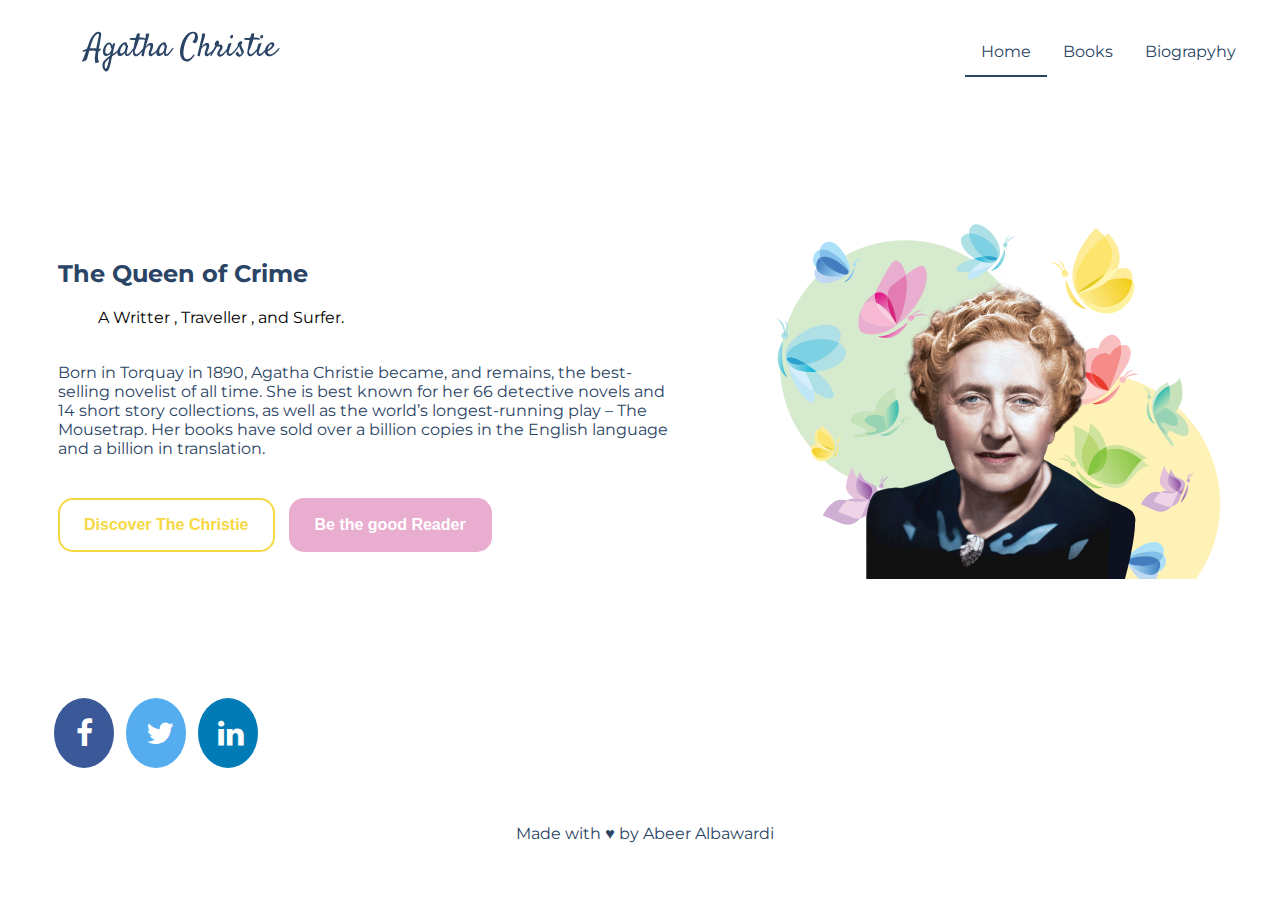
<file: index.html>
<!DOCTYPE html>
<html lang="en">
  <head>
    <meta charset="UTF-8" />
    <meta name="viewport" content="width=device-width, initial-scale=1.0" />
    <title>Personal Blog</title>
    <link
      href="https://fonts.googleapis.com/css2?family=Jost:wght@400;700&display=swap"
      rel="stylesheet"
    />
    <link href="CSS/style.css" rel="stylesheet" />
    <link
      href="https://cdnjs.cloudflare.com/ajax/libs/font-awesome/4.3.0/css/font-awesome.css"
      rel="stylesheet"
      type="text/css"
    />
  </head>
  <body>

    <header class="header">
      <div class="logo">
        <img class="logo-img" src="img/logo.svg" />
      </div>

      <nav class="nav-menu">
        <ul class="nav-menue">
          <li class="active nav-items"><a href="index.html">Home</a></li>
          <li class="nav-items"><a href="pages/books.html">Books</a></li>
          <li class="nav-items">
            <a href="pages/biography.html">Biograpyhy</a>
          </li>
        </ul>
      </nav>
    </header>

    <section class="main-section">
      <div class="main-section-content">
        <div class="main-title" id="main-title">
          <h2 class="title" id="title">The Queen of Crime</h2>
          <blockquote class="semi-title" id="semi-title">
            A Writter , Traveller , and Surfer.
          </blockquote>
        </div>
        <p class="section-content" id="section-content">
          Born in Torquay in 1890, Agatha Christie became, and remains, the
          best-selling novelist of all time. She is best known for her 66
          detective novels and 14 short story collections, as well as the
          world’s longest-running play – The Mousetrap. Her books have sold over
          a billion copies in the English language and a billion in translation.
        </p>
        <div class="main-section-btn" id="main-section-btn">
          <button class="button">Discover The Christie</button>
          <button class="button button-2">Be the good Reader</button>
        </div>
      </div>
      <div class="header-img">
        <img src="img/agatha.svg" />
      </div>
    </section>

    <section class="social-links">
      <a href="https://github.com/AbeerSulaiman/Agatha-Christie-Blog" class="fa fa-facebook"></a>
      <a href="https://github.com/AbeerSulaiman/Agatha-Christie-Blog" class="fa fa-twitter"></a>
      <a href="https://github.com/AbeerSulaiman/Agatha-Christie-Blog" class="fa fa-linkedin"></a>
    </section>

    <footer class="footer">
      <p>Made with <span class="heart">♥</span> by Abeer Albawardi</p>
    </footer>

  </body>
</html>
</file>
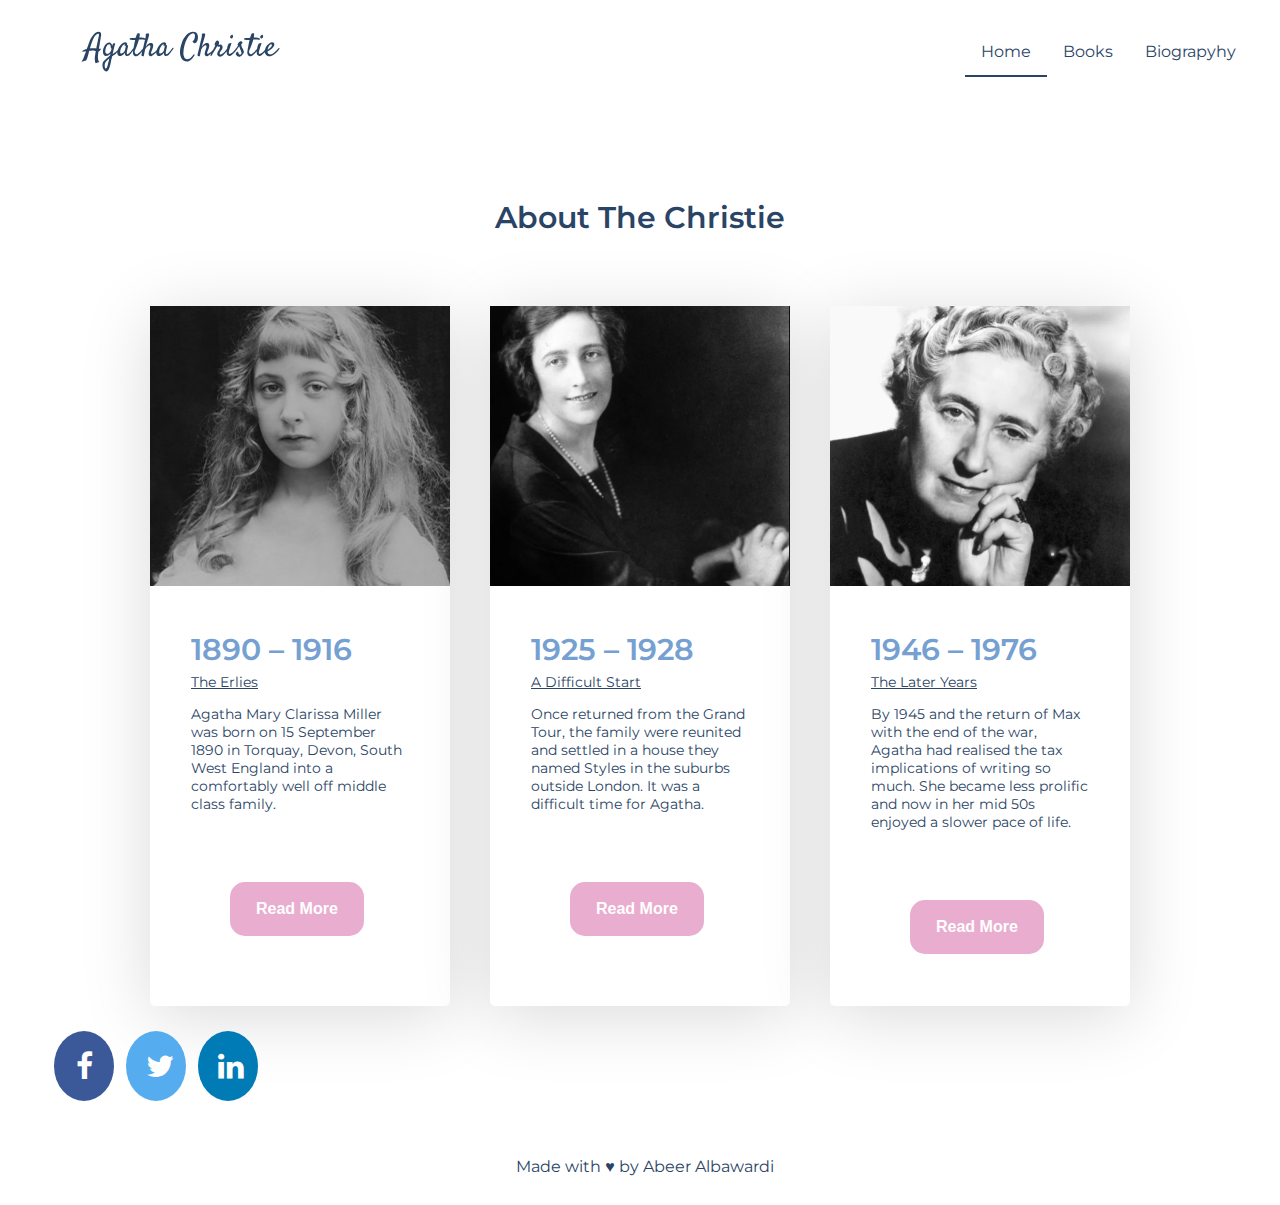
<file: pages/biography.html>
<!DOCTYPE html>
<html lang="en">
  <head>
    <meta charset="UTF-8" />
    <meta name="viewport" content="width=device-width, initial-scale=1.0" />
    <title>Personal Blog</title>
    <link
      href="https://fonts.googleapis.com/css2?family=Jost:wght@400;700&display=swap"
      rel="stylesheet"
    />
    <link href="../CSS/style.css" rel="stylesheet" />
    <link
      href="https://cdnjs.cloudflare.com/ajax/libs/font-awesome/4.3.0/css/font-awesome.css"
      rel="stylesheet"
      type="text/css"
    />
  </head>
  <body>
    <header class="header">
      <div class="logo">
        <img class="logo-img" src="../img/logo.svg" />
      </div>
      <nav class="nav-menu">
        <ul class="nav-menue">
          <li class="active nav-items"><a href="../index.html">Home</a></li>
          <li class="nav-items"><a href="../pages/books.html">Books</a></li>
          <li class="nav-items">
            <a href="../pages/biography.html">Biograpyhy</a>
          </li>
        </ul>
      </nav>
    </header>

    <section class="container">
      <h2 class="content" id="content">About The Christie</h2>
    </section>

    <section class="about-container">
      <figure class="about-card">
        <div class="about-header">
          <div class="about-img"></div>
        </div>
        <div class="about-title">
          <figcaption class="date">1890 – 1916</figcaption>
          <p class="semi-title"><u>The Erlies</u></p>
          <p class="description">
            Agatha Mary Clarissa Miller was born on 15 September 1890 in
            Torquay, Devon, South West England into a comfortably well off
            middle class family.
          </p>
        </div>
        <button class="button button-2" id="about-btn">Read More</button>
      </figure>
      <figure class="about-card">
        <div class="about-header">
          <div class="about-img" id="img2"></div>
        </div>
        <div class="about-title">
          <figcaption class="date">1925 – 1928</figcaption>
          <p class="semi-title"><u>A Difficult Start</u></p>
          <p class="description">
            Once returned from the Grand Tour, the family were reunited and
            settled in a house they named Styles in the suburbs outside London.
            It was a difficult time for Agatha.
          </p>
        </div>
        <button class="button button-2" id="about-btn">Read More</button>
      </figure>
      <figure class="about-card">
        <div class="about-header">
          <div class="about-img" id="img3"></div>
        </div>
        <div class="about-title">
          <figcaption class="date">1946 – 1976</figcaption>
          <p class="semi-title"><u>The Later Years</u></p>
          <p class="description">
            By 1945 and the return of Max with the end of the war, Agatha had
            realised the tax implications of writing so much. She became less
            prolific and now in her mid 50s enjoyed a slower pace of life.
          </p>
        </div>
        <button class="button button-2" id="about-btn">Read More</button>
      </figure>
    </section>
    <section class="social-links">
      <a
        href="https://github.com/AbeerSulaiman/Agatha-Christie-Blog"
        class="fa fa-facebook"
      ></a>
      <a
        href="https://github.com/AbeerSulaiman/Agatha-Christie-Blog"
        class="fa fa-twitter"
      ></a>
      <a
        href="https://github.com/AbeerSulaiman/Agatha-Christie-Blog"
        class="fa fa-linkedin"
      ></a>
    </section>
    <footer class="footer">
      <p>Made with <span class="heart">♥</span> by Abeer Albawardi</p>
    </footer>
  </body>
</html>
</file>
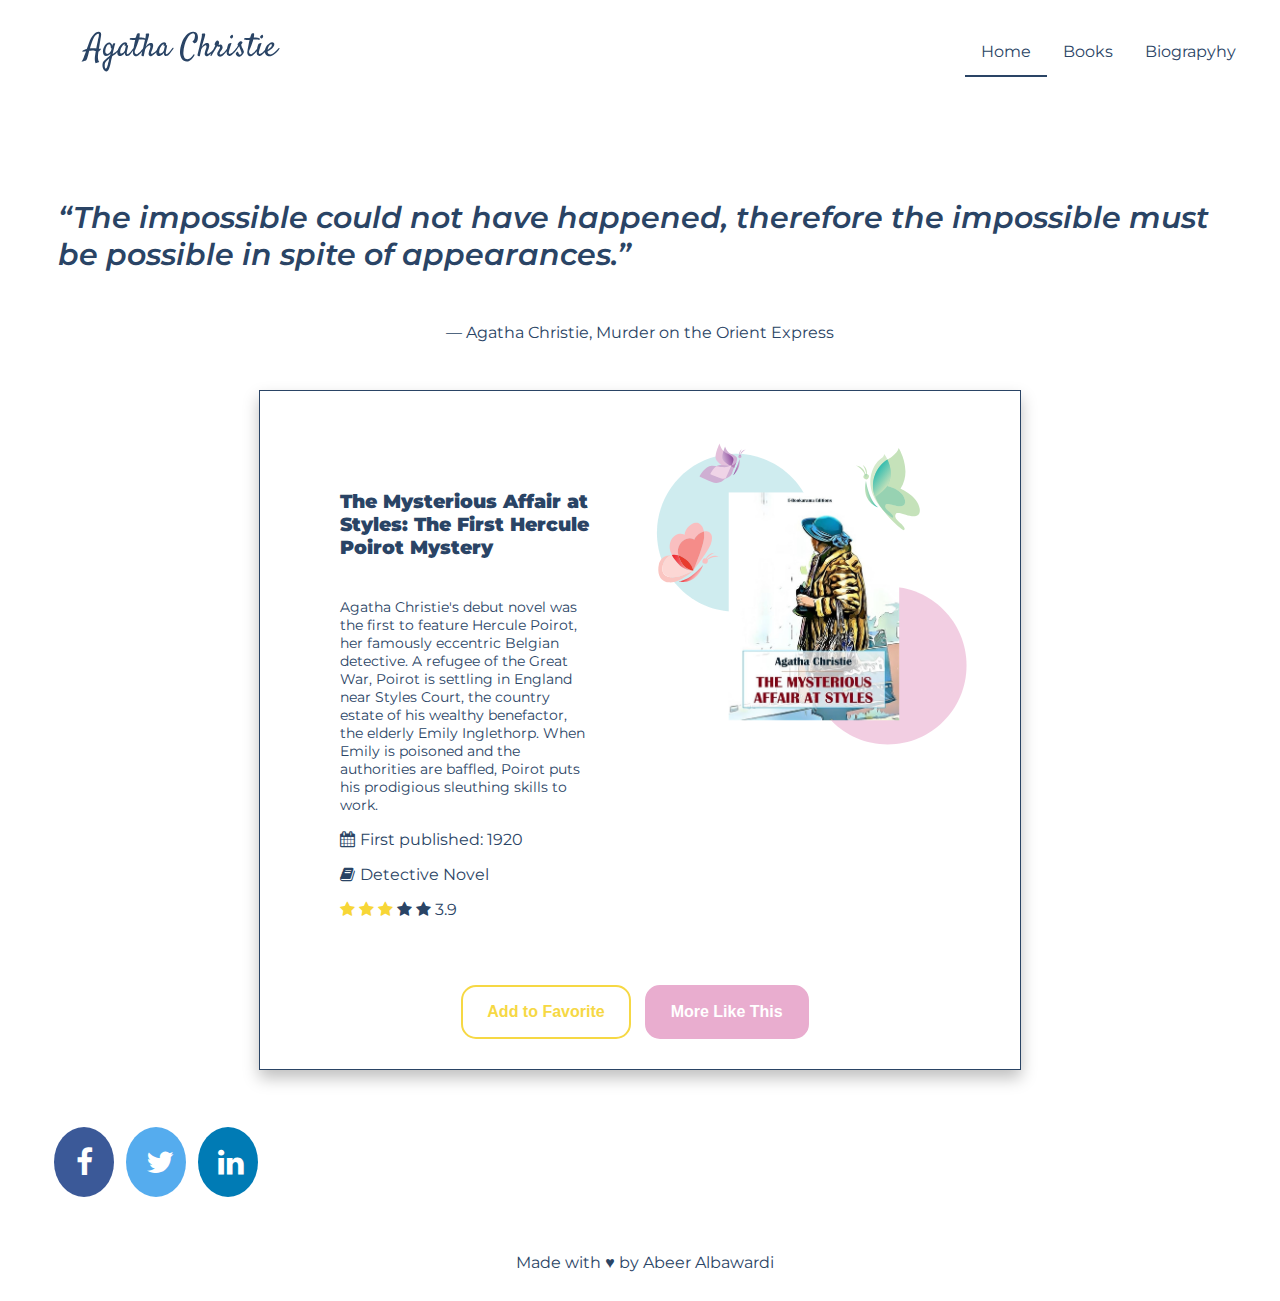
<file: pages/book1.html>
<!DOCTYPE html>
<html lang="en">
  <head>
    <meta charset="UTF-8" />
    <meta name="viewport" content="width=device-width, initial-scale=1.0" />
    <title>Books</title>
    <link
      href="https://fonts.googleapis.com/css2?family=Jost:wght@400;700&display=swap"
      rel="stylesheet"
    />
    <link href="../CSS/style.css" rel="stylesheet" />
    <link
      href="https://cdnjs.cloudflare.com/ajax/libs/font-awesome/4.3.0/css/font-awesome.css"
      rel="stylesheet"
      type="text/css"
    />
  </head>
  <body>
    <header class="header">
      <div class="logo">
        <img class="logo-img" src="../img/logo.svg" />
      </div>
      <nav class="nav-menu">
        <ul class="nav-menue">
          <li class="active nav-items"><a href="../index.html">Home</a></li>
          <li class="nav-items"><a href="../pages/books.html">Books</a></li>
          <li class="nav-items">
            <a href="../pages/biography.html">Biograpyhy</a>
          </li>
        </ul>
      </nav>
    </header>

    <section class="container">
      <h2 class="content" id="content">
        <em>
          “The impossible could not have happened, therefore the impossible must
          be possible in spite of appearances.”
        </em>
      </h2>
      <span class="author" id="author">
        ― Agatha Christie,<a
          class="link"
          id="link"
          href="https://www.goodreads.com/book/show/853510.Murder_on_the_Orient_Express"
        >
          Murder on the Orient Express</a
        ></span
      >
    </section>

    <section class="details-container">
      <div class="card-box" id="card-box">
        <div class="card-img" id="card-img">
          <img src="../img/book1.svg" class="book-img" />
        </div>
        <div class="card-content" id="card-content">
          <div class="book-info">
            <h3 class="title">
              <b>
                The Mysterious Affair at Styles: The First Hercule Poirot
                Mystery
              </b>
            </h3>
            <p class="description section-content">
              Agatha Christie's debut novel was the first to feature Hercule
              Poirot, her famously eccentric Belgian detective. A refugee of the
              Great War, Poirot is settling in England near Styles Court, the
              country estate of his wealthy benefactor, the elderly Emily
              Inglethorp. When Emily is poisoned and the authorities are
              baffled, Poirot puts his prodigious sleuthing skills to work.
            </p>
            <p class="date">
              <i class="fa fa-calendar icon"></i>First published: 1920
            </p>
            <p class="category">
              <i class="fa fa-book icon"></i>Detective Novel
            </p>
            <p class="rate">
              <span class="fa fa-star checked"></span>
              <span class="fa fa-star checked"></span>
              <span class="fa fa-star checked"></span>
              <span class="fa fa-star"></span>
              <span class="fa fa-star"></span>
              3.9
            </p>
          </div>
        </div>
        <div class="books-btn" id="books-btn">
          <button class="button">Add to Favorite</button>
          <button class="button button-2">More Like This</button>
        </div>
      </div>
    </section>
    <section class="social-links">
      <a href="https://github.com/AbeerSulaiman/Agatha-Christie-Blog" class="fa fa-facebook"></a>
      <a href="https://github.com/AbeerSulaiman/Agatha-Christie-Blog" class="fa fa-twitter"></a>
      <a href="https://github.com/AbeerSulaiman/Agatha-Christie-Blog" class="fa fa-linkedin"></a>
    </section>
    <footer class="footer">
      <p>Made with <span class="heart">♥</span> by Abeer Albawardi</p>
    </footer>
  </body>
</html>
</file>
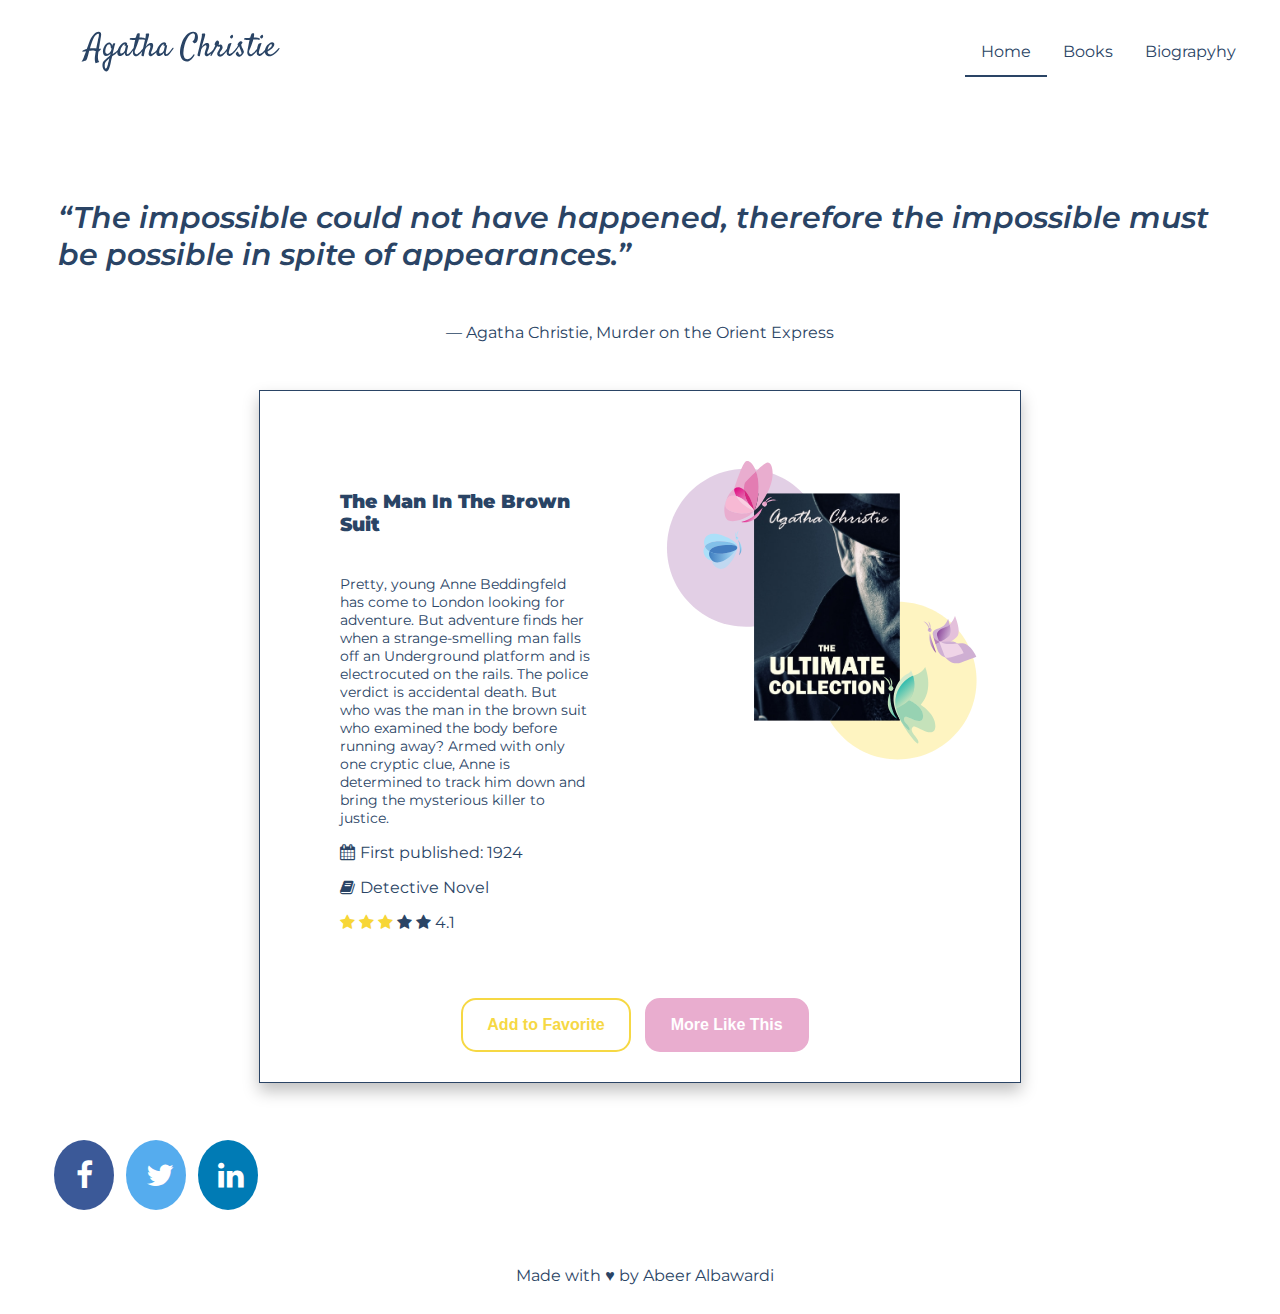
<file: pages/book2.html>
<!DOCTYPE html>
<html lang="en">
  <head>
    <meta charset="UTF-8" />
    <meta name="viewport" content="width=device-width, initial-scale=1.0" />
    <title>Books</title>
    <link
      href="https://fonts.googleapis.com/css2?family=Jost:wght@400;700&display=swap"
      rel="stylesheet"
    />
    <link href="../CSS/style.css" rel="stylesheet" />
    <link
      href="https://cdnjs.cloudflare.com/ajax/libs/font-awesome/4.3.0/css/font-awesome.css"
      rel="stylesheet"
      type="text/css"
    />
  </head>
  <body>
    <header class="header">
      <div class="logo">
        <img class="logo-img" src="../img/logo.svg" />
      </div>
      <nav class="nav-menu">
        <ul class="nav-menue">
          <li class="active nav-items"><a href="../index.html">Home</a></li>
          <li class="nav-items"><a href="../pages/books.html">Books</a></li>
          <li class="nav-items">
            <a href="../pages/biography.html">Biograpyhy</a>
          </li>
        </ul>
      </nav>
    </header>

    <section class="container">
      <h2 class="content" id="content">
        <em>
          “The impossible could not have happened, therefore the impossible must
          be possible in spite of appearances.”
        </em>
      </h2>
      <span class="author" id="author">
        ― Agatha Christie,<a
          class="link"
          id="link"
          href="https://www.goodreads.com/book/show/853510.Murder_on_the_Orient_Express"
        >
          Murder on the Orient Express</a
        ></span
      >
    </section>

    <section class="details-container">
      <div class="card-box" id="card-box">
        <div class="card-img" id="card-img">
          <img src="../img/book2.svg" class="book-img" />
        </div>
        <div class="card-content" id="card-content">
          <div class="book-info">
            <h3 class="title">
              <b> The Man In The Brown Suit </b>
            </h3>
            <p class="description section-content">
              Pretty, young Anne Beddingfeld has come to London looking for
              adventure. But adventure finds her when a strange-smelling man
              falls off an Underground platform and is electrocuted on the
              rails. The police verdict is accidental death. But who was the man
              in the brown suit who examined the body before running away? Armed
              with only one cryptic clue, Anne is determined to track him down
              and bring the mysterious killer to justice.
            </p>
            <p class="date">
              <i class="fa fa-calendar icon"></i>First published: 1924
            </p>
            <p class="category">
              <i class="fa fa-book icon"></i>Detective Novel
            </p>
            <p class="rate">
              <span class="fa fa-star checked"></span>
              <span class="fa fa-star checked"></span>
              <span class="fa fa-star checked"></span>
              <span class="fa fa-star"></span>
              <span class="fa fa-star"></span>
              4.1
            </p>
          </div>
        </div>
        <div class="books-btn" id="books-btn">
          <button class="button">Add to Favorite</button>
          <button class="button button-2">More Like This</button>
        </div>
      </div>
    </section>
    <section class="social-links">
      <a
        href="https://github.com/AbeerSulaiman/Agatha-Christie-Blog"
        class="fa fa-facebook"
      ></a>
      <a
        href="https://github.com/AbeerSulaiman/Agatha-Christie-Blog"
        class="fa fa-twitter"
      ></a>
      <a
        href="https://github.com/AbeerSulaiman/Agatha-Christie-Blog"
        class="fa fa-linkedin"
      ></a>
    </section>
    <footer class="footer">
      <p>Made with <span class="heart">♥</span> by Abeer Albawardi</p>
    </footer>
  </body>
</html>
</file>
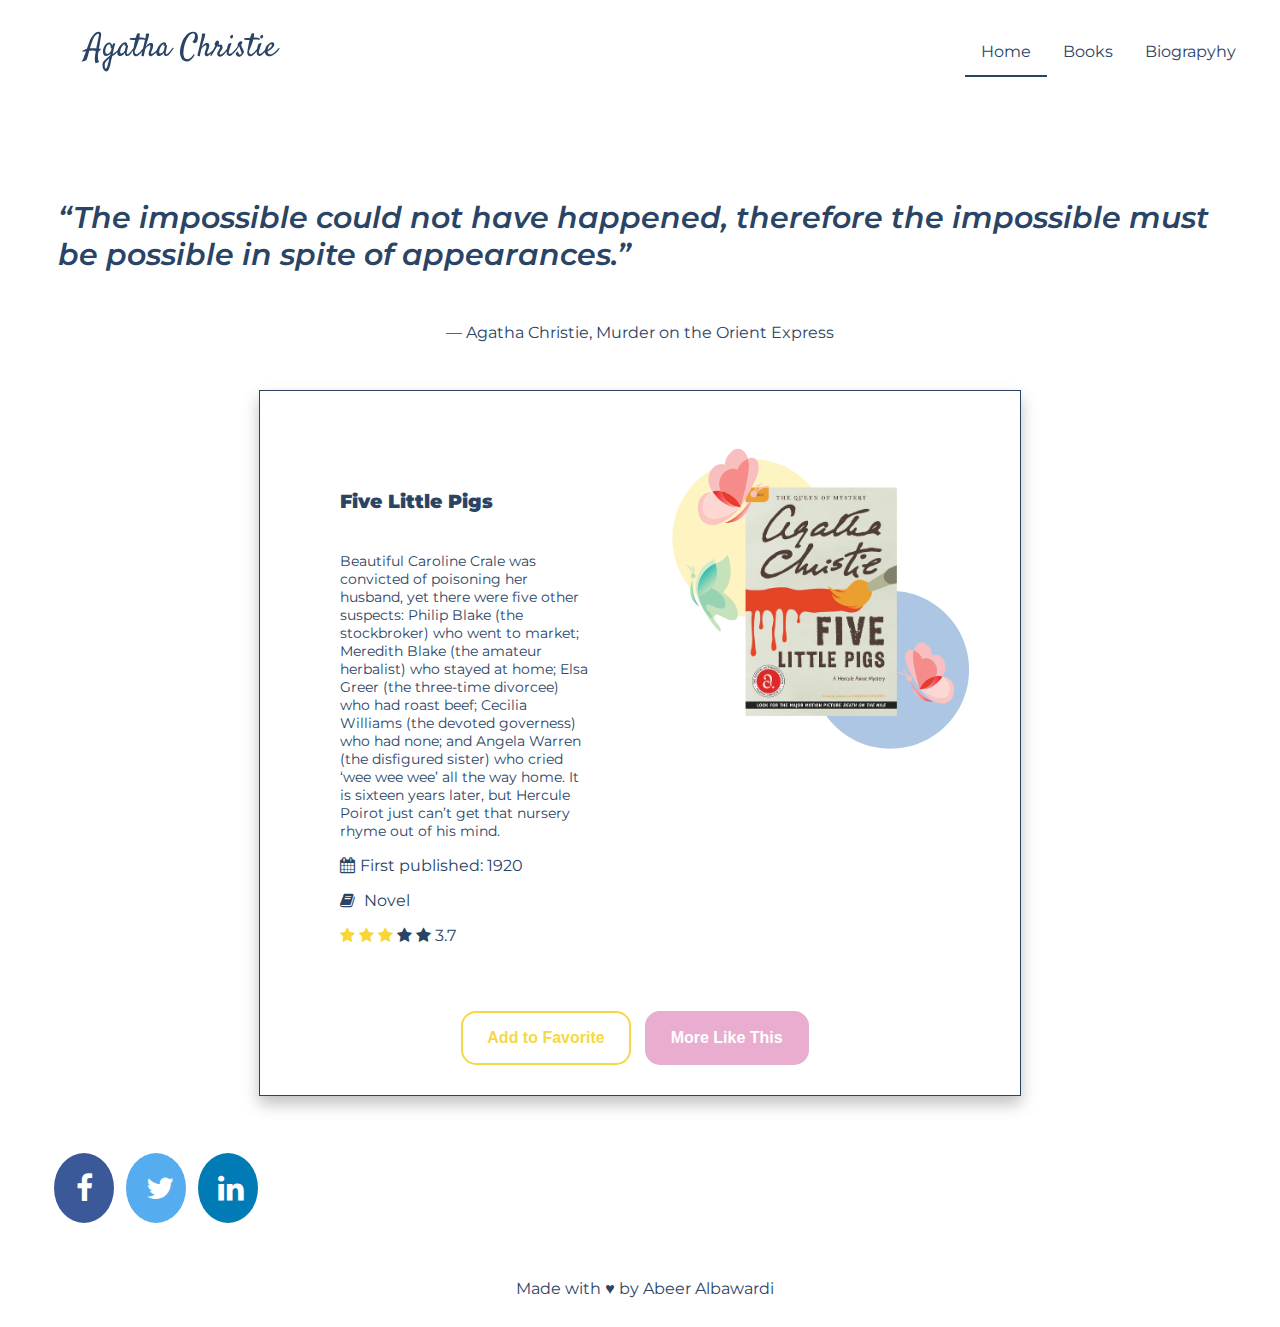
<file: pages/book3.html>
<!DOCTYPE html>
<html lang="en">
  <head>
    <meta charset="UTF-8" />
    <meta name="viewport" content="width=device-width, initial-scale=1.0" />
    <title>Books</title>
    <link
      href="https://fonts.googleapis.com/css2?family=Jost:wght@400;700&display=swap"
      rel="stylesheet"
    />
    <link href="../CSS/style.css" rel="stylesheet" />
    <link
      href="https://cdnjs.cloudflare.com/ajax/libs/font-awesome/4.3.0/css/font-awesome.css"
      rel="stylesheet"
      type="text/css"
    />
  </head>
  <body>
    <header class="header">
      <div class="logo">
        <img class="logo-img" src="../img/logo.svg" />
      </div>
      <nav class="nav-menu">
        <ul class="nav-menue">
          <li class="active nav-items"><a href="../index.html">Home</a></li>
          <li class="nav-items"><a href="../pages/books.html">Books</a></li>
          <li class="nav-items">
            <a href="../pages/biography.html">Biograpyhy</a>
          </li>
        </ul>
      </nav>
    </header>

    <section class="container">
      <h2 class="content" id="content">
        <em>
          “The impossible could not have happened, therefore the impossible must
          be possible in spite of appearances.”
        </em>
      </h2>
      <span class="author" id="author">
        ― Agatha Christie,<a
          class="link"
          id="link"
          href="https://www.goodreads.com/book/show/853510.Murder_on_the_Orient_Express"
        >
          Murder on the Orient Express</a
        ></span
      >
    </section>

    <section class="details-container">
      <div class="card-box" id="card-box">
        <div class="card-img" id="card-img">
          <img src="../img/book3.svg" class="book-img" />
        </div>
        <div class="card-content" id="card-content">
          <div class="book-info">
            <h3 class="title"><b>Five Little Pigs</b></h3>
            <p class="description section-content">
              Beautiful Caroline Crale was convicted of poisoning her husband,
              yet there were five other suspects: Philip Blake (the stockbroker)
              who went to market; Meredith Blake (the amateur herbalist) who
              stayed at home; Elsa Greer (the three-time divorcee) who had roast
              beef; Cecilia Williams (the devoted governess) who had none; and
              Angela Warren (the disfigured sister) who cried ‘wee wee wee’ all
              the way home. It is sixteen years later, but Hercule Poirot just
              can’t get that nursery rhyme out of his mind.
            </p>
            <p class="date">
              <i class="fa fa-calendar icon"></i>First published: 1920
            </p>
            <p class="category"><i class="fa fa-book icon"></i> Novel</p>
            <p class="rate">
              <span class="fa fa-star checked"></span>
              <span class="fa fa-star checked"></span>
              <span class="fa fa-star checked"></span>
              <span class="fa fa-star"></span>
              <span class="fa fa-star"></span>
              3.7
            </p>
          </div>
        </div>
        <div class="books-btn" id="books-btn">
          <button class="button">Add to Favorite</button>
          <button class="button button-2">More Like This</button>
        </div>
      </div>
    </section>
    <section class="social-links">
      <a
        href="https://github.com/AbeerSulaiman/Agatha-Christie-Blog"
        class="fa fa-facebook"
      ></a>
      <a
        href="https://github.com/AbeerSulaiman/Agatha-Christie-Blog"
        class="fa fa-twitter"
      ></a>
      <a
        href="https://github.com/AbeerSulaiman/Agatha-Christie-Blog"
        class="fa fa-linkedin"
      ></a>
    </section>
    <footer class="footer">
      <p>Made with <span class="heart">♥</span> by Abeer Albawardi</p>
    </footer>
  </body>
</html>
</file>
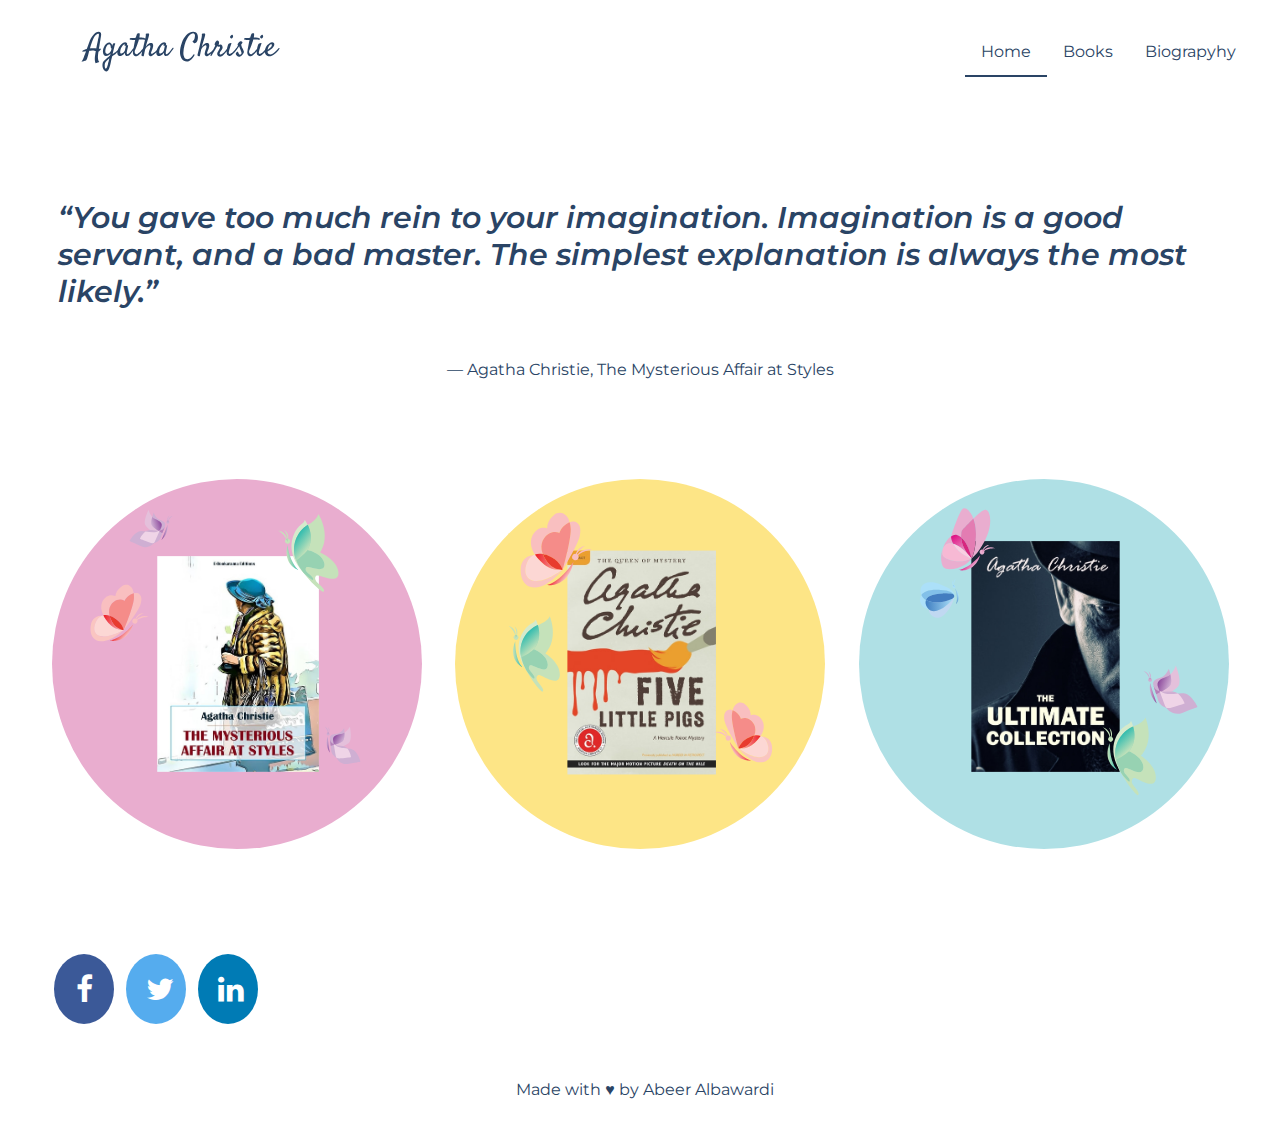
<file: pages/books.html>
<!DOCTYPE html>
<html lang="en">
  <head>
    <meta charset="UTF-8" />
    <meta name="viewport" content="width=device-width, initial-scale=1.0" />
    <title>Books</title>
    <link
      href="https://fonts.googleapis.com/css2?family=Jost:wght@400;700&display=swap"
      rel="stylesheet"
    />
    <link href="../CSS/style.css" rel="stylesheet" />
    <link
      href="https://cdnjs.cloudflare.com/ajax/libs/font-awesome/4.3.0/css/font-awesome.css"
      rel="stylesheet"
      type="text/css"
    />
  </head>
  <body>
    <header class="header">
      <div class="logo">
        <img class="logo-img" src="../img/logo.svg" />
      </div>
      <nav class="nav-menu">
        <ul class="nav-menue">
          <li class="active nav-items"><a href="../index.html">Home</a></li>
          <li class="nav-items"><a href="../pages/books.html">Books</a></li>
          <li class="nav-items">
            <a href="../pages/biography.html">Biograpyhy</a>
          </li>
        </ul>
      </nav>
    </header>

    <section class="container">
      <h2 class="content" id="content">
        <em>
          “You gave too much rein to your imagination. Imagination is a good
          servant, and a bad master. The simplest explanation is always the most
          likely.”
        </em>
      </h2>
      <span class="author" id="author">
        ― Agatha Christie,<a
          class="link"
          id="link"
          href="https://www.goodreads.com/book/show/52843028-the-mysterious-affair-at-styles"
        >
          The Mysterious Affair at Styles</a
        ></span
      >
    </section>

    <section class="books-container">
      <div class="books-box">
        <a href="../pages/book1.html">
          <img src="../img/cover1.svg" class="card-img" />
        </a>
      </div>
      <div class="books-box box2">
        <a href="../pages/book3.html">
          <img src="../img/cover2.svg" class="card-img" />
        </a>
      </div>
      <div class="books-box box3">
        <a href="../pages/book2.html">
          <img src="../img/cover3.svg" class="card-img" />
        </a>
      </div>
    </section>
    <section class="social-links">
      <a
        href="https://github.com/AbeerSulaiman/Agatha-Christie-Blog"
        class="fa fa-facebook"
      ></a>
      <a
        href="https://github.com/AbeerSulaiman/Agatha-Christie-Blog"
        class="fa fa-twitter"
      ></a>
      <a
        href="https://github.com/AbeerSulaiman/Agatha-Christie-Blog"
        class="fa fa-linkedin"
      ></a>
    </section>
    <footer class="footer">
      <p>Made with <span class="heart">♥</span> by Abeer Albawardi</p>
    </footer>
  </body>
</html>
</file>
<file: CSS/style.css>
@import url(typeography.css);
@import url(booksStyle.css);
@import url(biography.css);
.header,
.main-section {
  display: flex;
  justify-content: space-between;
}
.logo-img {
  width: 300px;
  margin: 20px;
}
.nav-menue {
  display: flex;
  list-style-type: none;
  margin: 20px;
  padding: 0;
  overflow: hidden;
  background-color: transparent;
}

.nav-menue > li {
  display: inline-block;
  justify-content: flex-end;
}

.nav-menue > li:last-child {
  border-right: none;
}

.nav-menue > li a {
  display: flex;
  color: #2a4465;
  text-align: center;
  padding: 14px 16px;
  text-decoration: none;
}

.nav-menue > li a:hover:not(.active) {
  border-bottom: 2px solid #2a4465;
}
.nav-menue > li a:focus(.active) {
  border-bottom: 2px solid #2a4465;
}
.nav-menue > .active {
  border-bottom: 2px solid #2a4465;
}
.header-img > img {
  width: 500px;
  height: 500px;
  padding: 20px;
}
.main-section-content {
  margin: 90px 50px;
}

.button {
  background-color: transparent;
  border: 2px solid #f6d844;
  border-radius: 15px;
  color: #f6d844;
  cursor: pointer;
  display: inline-block;
  font-size: 16px;
  font-weight: 600;
  padding: 16px 24px;
  margin-right: 10px;
  text-align: center;
  transition: all 300ms cubic-bezier(0.23, 1, 0.32, 1);
}
.button:hover {
  color: #fff;
  background-color: #f6d844;
  box-shadow: rgba(0, 0, 0, 0.25) 0 8px 15px;
  transform: translateY(-2px);
}

.button:active {
  box-shadow: none;
  transform: translateY(0);
}

.button-2 {
  background-color: #e9adcf;
  border: 2px solid #e9adcf;
  color: #ffffff;
}
.button-2:hover {
  background-color: #e9adcf;
  box-shadow: rgba(0, 0, 0, 0.25) 0 8px 15px;
  transform: translateY(-2px);
}
.section-content {
  width: 100%;
  display: flex;
  flex-wrap: wrap;
  padding-top: 20px;
}
.main-section-btn {
  margin: 40px 0px;
}
.main-section-content > h2 {
  font-size: 2rem;
  font-weight: 600;
}
.footer {
  position: relative;
  bottom: 0;
  width: 100%;
  display: flex;
  justify-content: center;
  align-items: center;
  padding: 5px;
}
.page-link {
  text-decoration: none;
}
.social-links > .fa {
  padding: 20px;
  font-size: 30px;
  width: 20px;
  text-align: center;
  text-decoration: none;
  margin: 5px 6px;
  border-radius: 100%;
}
.social-links{
  display: flex;
  margin: 0px 40px 30px;
}
.social-links > .fa:hover {
    opacity: 0.7;
}

.fa-facebook {
  background: #3B5998;
  color: white;
}

.fa-twitter {
  background: #55ACEE;
  color: white;
}

.fa-linkedin {
  background: #007bb5;
  color: white;
}
@media screen and (max-width: 768px) {
  html,
  body {
    margin: 0 auto;
    overflow-x: hidden;
  }
  nav {
    flex-direction: row;
  }
  header {
    flex-direction: column;
  }
  .logo-img {
    width: 260px;
    margin: 50px 70px 0px;
  }
  .header-img > img {
    display: none;
  }
  .main-section-content > h2 {
    font-size: 20px;
  }
  .main-section-content > p {
    font-size: 15px;
  }
  .main-section-content {
    margin: 30px 50px 50px;
  }
  .main-section {
    display: grid;
    grid-template-columns: 100%;
    grid-template-rows: auto;
    grid-template-areas:
      "header-img"
      "main-title"
      "section-content"
      "main-section-btn";
    justify-content: center;
    align-items: center;
  }
  #title {
    grid-area: title;
  }
  #semi-title {
    grid-area: semi-title;
  }
  #section-content {
    grid-area: section-content;
  }
  #main-section-btn {
    grid-area: main-section-btn;
    display: flex;
    flex-direction: row;
  }
  .card-box {
    width: 300px;
    grid-template-columns: 100%;
    grid-template-rows: auto;
    grid-template-areas:
      "card-img"
      "card-content"
      "books-btn";
  }
  .book-img {
    width: 200px;
    margin: 0px;
  }
  #books-btn {
    display: flex;
    flex-direction: column;
  }
  button {
    margin-bottom: 10px;
  }
}
</file>
